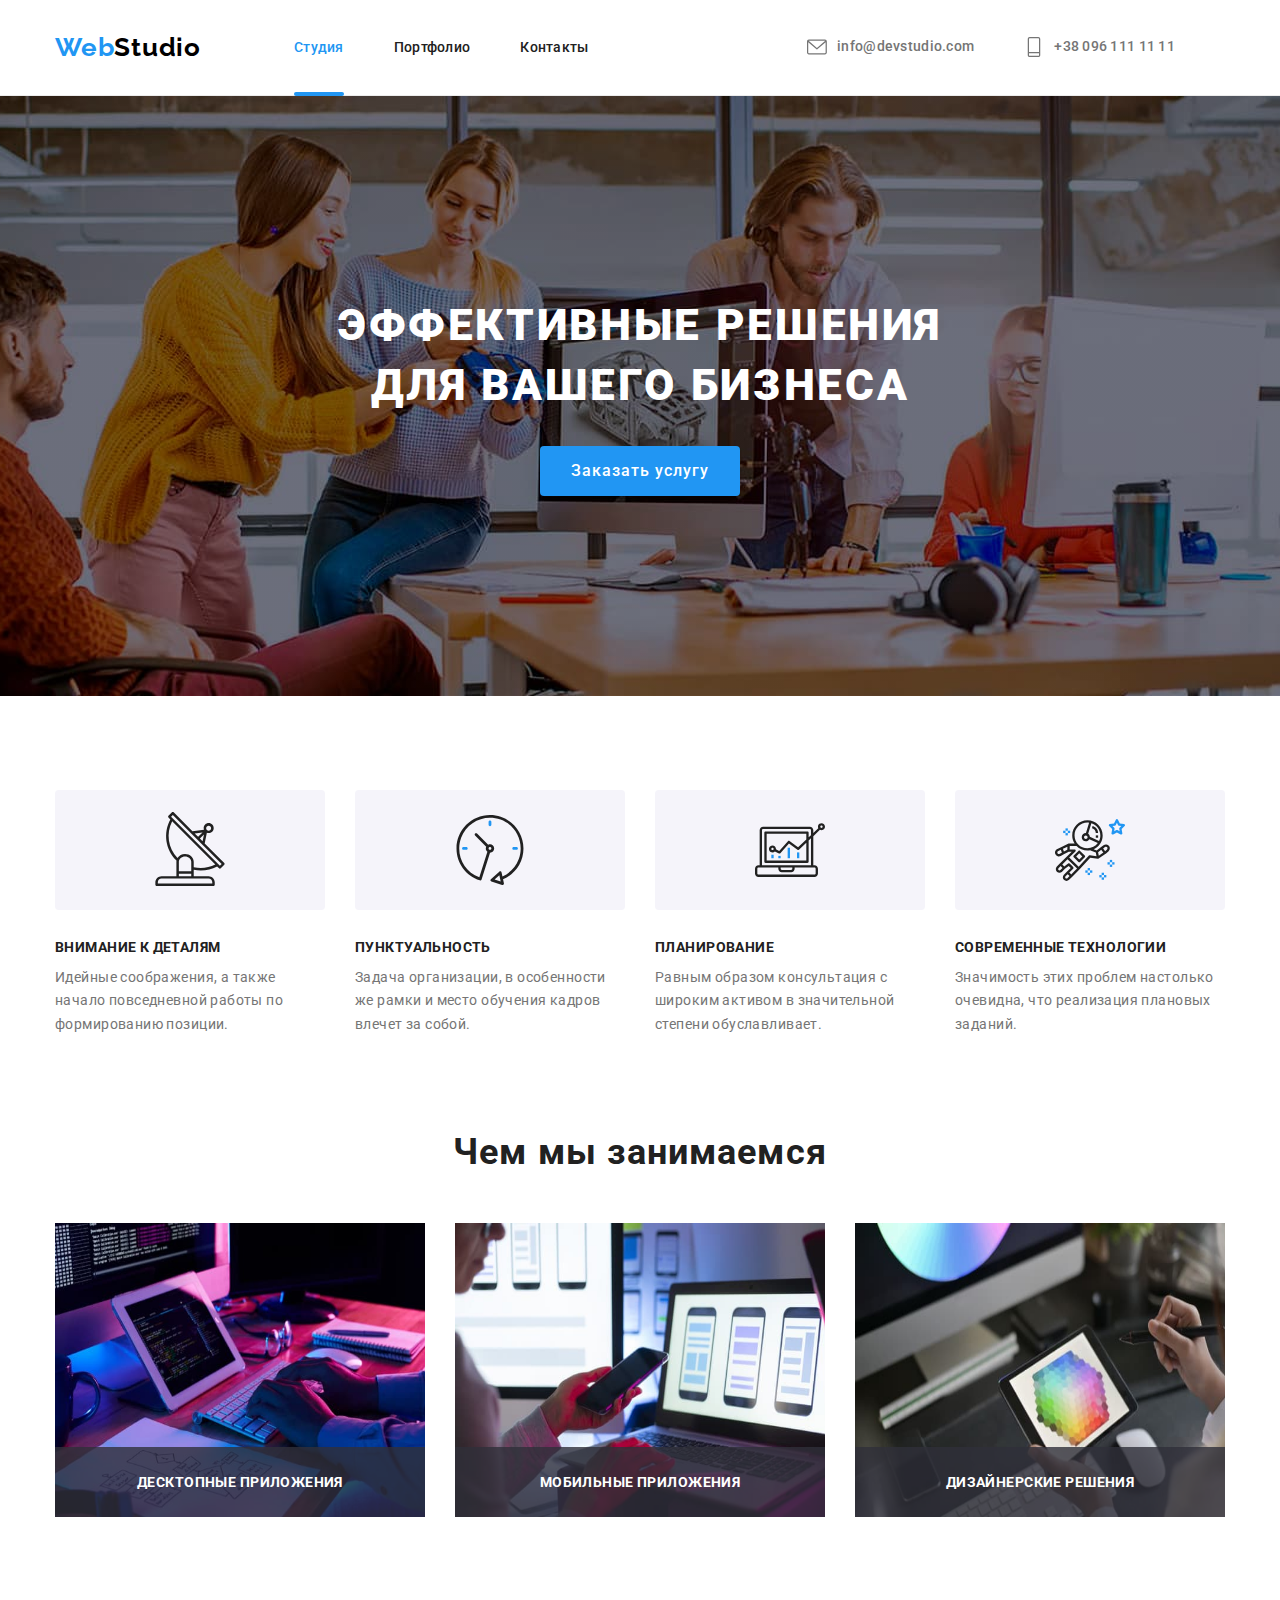
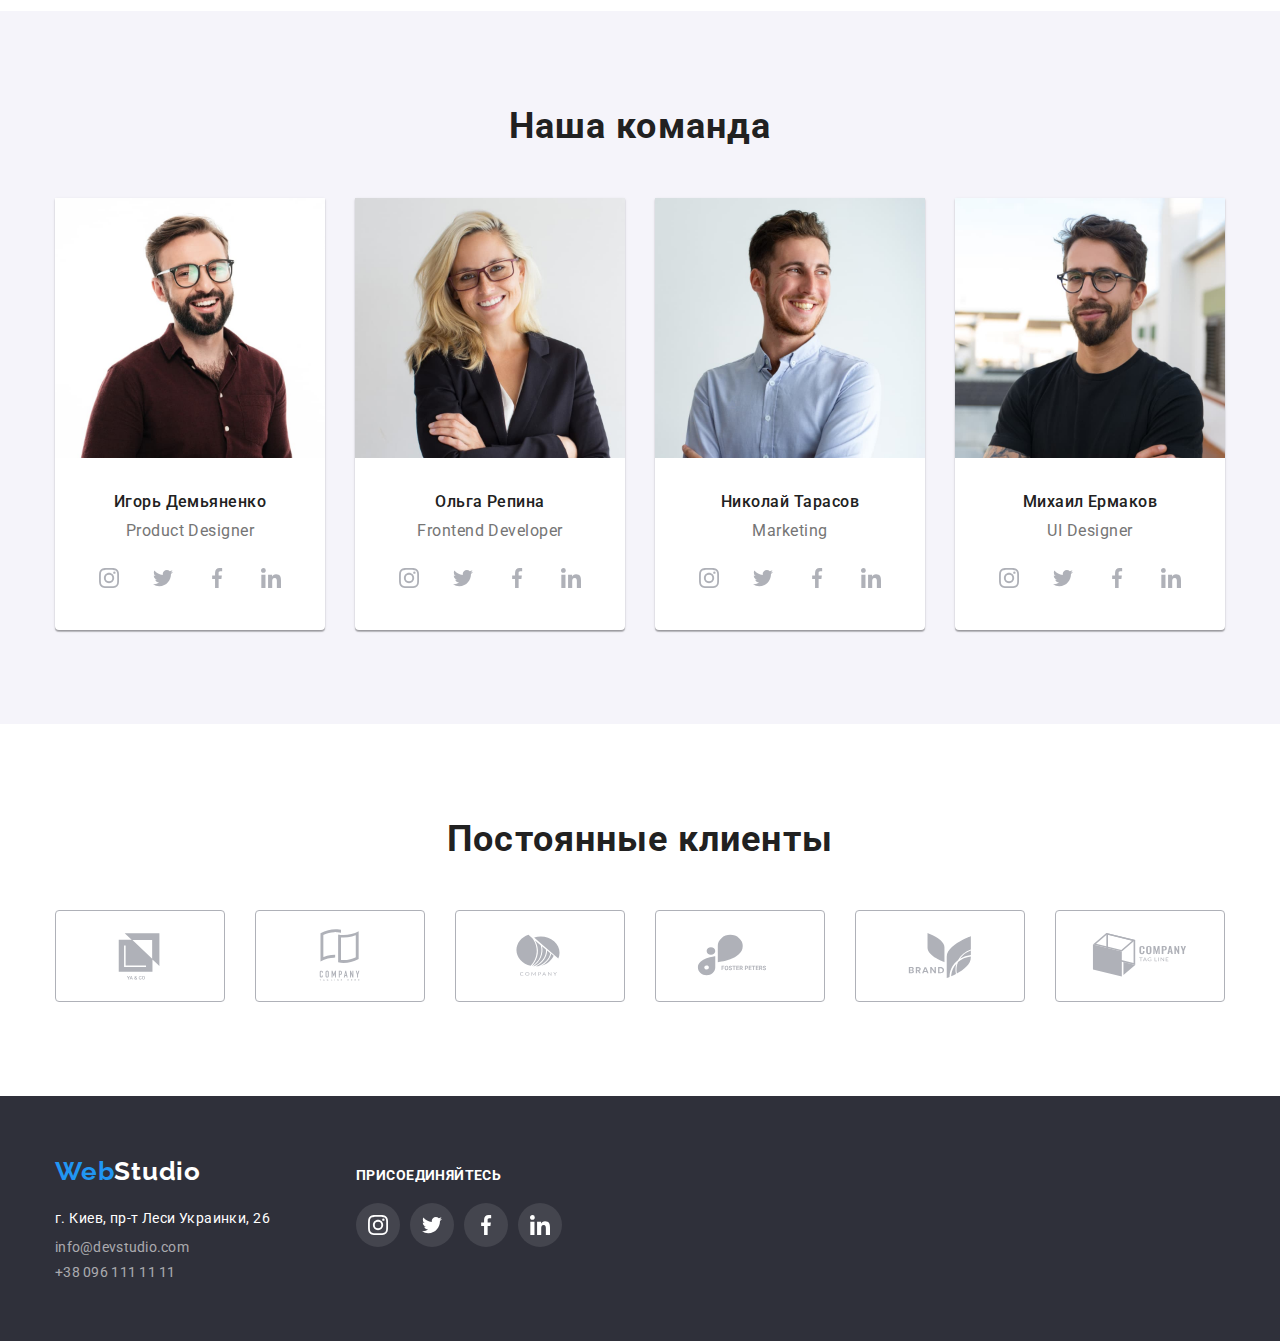
<file: index.html>
<!DOCTYPE html>
<html lang="ru">
  <head>
    <meta charset="UTF-8" />
    <meta http-equiv="X-UA-Compatible" content="IE=edge" />
    <meta name="viewport" content="width=device-width, initial-scale=1.0" />
    <title>Студия</title>
    <link rel="preconnect" href="https://fonts.googleapis.com" />
    <link rel="preconnect" href="https://fonts.gstatic.com" crossorigin />
    <link
      href="https://fonts.googleapis.com/css2?family=Raleway:wght@700&family=Roboto:wght@400;500;700;900&display=swap"
      rel="stylesheet"
    />
    <link
      rel="stylesheet"
      href="https://cdnjs.cloudflare.com/ajax/libs/modern-normalize/1.1.0/modern-normalize.css"
      integrity="sha512-Y0MM+V6ymRKN2zStTqzQ227DWhhp4Mzdo6gnlRnuaNCbc+YN/ZH0sBCLTM4M0oSy9c9VKiCvd4Jk44aCLrNS5Q=="
      crossorigin="anonymous"
      referrerpolicy="no-referrer"
    />
    <link href="./css/styles.css" rel="stylesheet" />
  </head>
  <body>
    <header class="header">
      <div class="container">
      <a class="logo" href="./index.html"
        >Web<span class="header-logo">Studio</span></a
      >
      <nav class="navigation">
        <ul class="references">
          <li class="referent">
            <a class="link" href="./index.html"
              ><span class="active-link">Студия</span></a
            >
          </li>
          <li class="referent">
            <a class="link" href="./portfolio.html">Портфолио</a>
          </li>
          <li class="referent"><a class="link" href="/contact">Контакты</a></li>
        </ul>
      </nav>
      <ul class="contact-list">
          <li class="contact">
            <a class="contact-mail " href="mailto:info@devstudio.com">
              <svg class="contact-icon" width="20px" height="20px"><use href="./images/sprite.svg#icon-envelope"></use></svg>info@devstudio.com</a>
            </a>
          </li>
          <li class="contact">
            <a class="contact-phone " href="tel:+380961111111">
              <svg class="contact-icon" width="20px" height="20px"><use href="./images/sprite.svg#icon-phone"></use></svg>+38 096 111 11 11</a>
            </a>
          </li>
        </ul>
    </div>
    </header>
    <main>
      <section class="hero">
        <div class="container">
        <h1 class="hero-title">Эффективные решения для вашего бизнеса</h1>
        <button class="select-btn" type="button" data-modal-open>Заказать услугу</button>
      </section>
      <section class="properties">
        <div class="container">
        <h2 class="propertie">Возможности</h2>
        <ul class="list">
          <li class="item">
            <h3 class="title">Внимание к деталям</h3>
            <p class="subtitle">
              Идейные соображения, а также начало повседневной работы по
              формированию позиции.
            </p>
          </li>
          <li class="item">
            <h3 class="title">Пунктуальность</h3>
            <p class="subtitle">
              Задача организации, в особенности же рамки и место обучения кадров
              влечет за собой.
            </p>
          </li>
          <li class="item">
            <h3 class="title">Планирование</h3>
            <p class="subtitle">
              Равным образом консультация с широким активом в значительной
              степени обуславливает.
            </p>
          </li>
          <li class="item">
            <h3 class="title">Современные технологии</h3>
            <p class="subtitle">
              Значимость этих проблем настолько очевидна, что реализация
              плановых заданий.
            </p>
          </li>
        </ul>
      </div>
      </section>
      <section class="about-us">
        <div class="container">
        <h2 class="title">Чем мы занимаемся</h2>
        <ul class="card-list">
          <li class="card">
            <img class="works-image"
              src="./images/works/img-1.jpg"
              alt="Комп"
              width="370"
              height="294"
            />
            <div class="work-image-description">
              <P class="work-image-description-text">Десктопные приложения</P>
            </div>
          </li>
          <li class="card">
            <img
              class="works-image"
              src="./images/works/img-2.jpg"
              alt="смарт"
              width="370"
              height="294"
            />
            <div class="work-image-description">
              <P class="work-image-description-text">Мобильные приложения</P>
            </div>
          </li>
          <li class="card">
            <img
              class="works-image"
              src="./images/works/img-3.jpg"
              alt="планшет"
              width="370"
              height="294"
            />
            <div class="work-image-description">
              <P class="work-image-description-text">Дизайнерские решения</P>
            </div>
          </li>
        </ul>
      </div>
    </section>
      <section class="team">
        <div class="container">
        <h2 class="title">Наша команда</h2>
        <ul class="team-cards">
          <li class="card-description">
            <img
              class="team-image"
              src="./images/team/img-1.jpg"
              alt=Igor"
              width="270"
              height="260"
            />
            <div class="content">
            <h3 class="name">Игорь Демьяненко</h3>
            <p class="position"><span lang="en">Product Designer</span></p>
            <ul class="social-list">
            <li class="social-item">
              <a class="social-link link" href="" target="_blank" rel="noopener noreferrer" aria-label="инстаграм иконка">
              <svg class="social-icon" width="20px" height="20px"><use href="./images/sprite.svg#icon-instagram"></use></svg></a>
            </li>
            <li class="social-item">
              <a class="social-link link" href="" target="_blank" rel="noopener noreferrer" aria-label="твиттер иконка">
              <svg class="social-icon" width="20px" height="20px"><use href="./images/sprite.svg#icon-twitter"></use></svg></a>
            </li>
            <li class="social-item">
              <a class="social-link link" href="" target="_blank" rel="noopener noreferrer" aria-label="фейсбук иконка">
              <svg class="social-icon" width="20px" height="20px"><use href="./images/sprite.svg#icon-facebook"></use></svg></a>
            </li>
            <li class="social-item">
              <a class="social-link link" href="" target="_blank" rel="noopener noreferrer" aria-label="линкедин иконка">
              <svg class="social-icon" width="20px" height="20px"><use href="./images/sprite.svg#icon-linkedin"></use></svg></a>
            </li>
          </ul>
          </div>
          </li>
          <li class="card-description">
            <img
              class="team-image"
              src="./images/team/img-2.jpg"
              alt="Olga"
              width="270"
              height="260"
            />
            <div class="content">
            <h3 class="name">Ольга Репина</h3>
            <p class="position"><span lang="en">Frontend Developer</span></p>
          <ul class="social-list">
            <li class="social-item">
              <a class="social-link link" href="" target="_blank" rel="noopener noreferrer" aria-label="инстаграм иконка">
              <svg class="social-icon" width="20px" height="20px"><use href="./images/sprite.svg#icon-instagram"></use></svg></a>
            </li>
            <li class="social-item">
              <a class="social-link link" href="" target="_blank" rel="noopener noreferrer" aria-label="твиттер иконка">
              <svg class="social-icon" width="20px" height="20px"><use href="./images/sprite.svg#icon-twitter"></use></svg></a>
            </li>
            <li class="social-item">
              <a class="social-link link" href="" target="_blank" rel="noopener noreferrer" aria-label="фейсбук иконка">
              <svg class="social-icon" width="20px" height="20px"><use href="./images/sprite.svg#icon-facebook"></use></svg></a>
            </li>
            <li class="social-item">
              <a class="social-link link" href="" target="_blank" rel="noopener noreferrer" aria-label="линкедин иконка">
              <svg class="social-icon" width="20px" height="20px"><use href="./images/sprite.svg#icon-linkedin"></use></svg></a>
            </li>
          </ul>
          </div>
          </li>
          <li class="card-description">
            <img
              class="team-image"
              src="./images/team/img-3.jpg"
              alt="Nick"
              width="270"
              height="260"
            />
            <div class="content">
            <h3 class="name">Николай Тарасов</h3>
            <p class="position"><span lang="en">Marketing</span></p>
              <ul class="social-list">
            <li class="social-item">
              <a class="social-link link" href="" target="_blank" rel="noopener noreferrer" aria-label="инстаграм иконка">
              <svg class="social-icon" width="20px" height="20px"><use href="./images/sprite.svg#icon-instagram"></use></svg></a>
            </li>
            <li class="social-item">
              <a class="social-link link" href="" target="_blank" rel="noopener noreferrer" aria-label="твиттер иконка">
              <svg class="social-icon" width="20px" height="20px"><use href="./images/sprite.svg#icon-twitter"></use></svg></a>
            </li>
            <li class="social-item">
              <a class="social-link link" href="" target="_blank" rel="noopener noreferrer" aria-label="фейсбук иконка">
              <svg class="social-icon" width="20px" height="20px"><use href="./images/sprite.svg#icon-facebook"></use></svg></a>
            </li>
            <li class="social-item">
              <a class="social-link link" href="" target="_blank" rel="noopener noreferrer" aria-label="линкедин иконка">
              <svg class="social-icon" width="20px" height="20px"><use href="./images/sprite.svg#icon-linkedin"></use></svg></a>
            </li>
          </ul>
          </div>
          </li>
          <li class="card-description">
            <img
              class="team-image"
              src="./images/team/img-4.jpg"
              alt="Mike"
              width="270"
              height="260"
            />
            <div class="content">
            <h3 class="name">Михаил Ермаков</h3>
            <p class="position"><span lang="en">UI Designer</span></p>
          <ul class="social-list">
            <li class="social-item">
              <a class="social-link link" href="" target="_blank" rel="noopener noreferrer" aria-label="инстаграм иконка">
              <svg class="social-icon" width="20px" height="20px"><use href="./images/sprite.svg#icon-instagram"></use></svg></a>
            </li>
            <li class="social-item">
              <a class="social-link link" href="" target="_blank" rel="noopener noreferrer" aria-label="твиттер иконка">
              <svg class="social-icon" width="20px" height="20px"><use href="./images/sprite.svg#icon-twitter"></use></svg></a>
            </li>
            <li class="social-item">
              <a class="social-link link" href="" target="_blank" rel="noopener noreferrer" aria-label="фейсбук иконка">
              <svg class="social-icon" width="20px" height="20px"><use href="./images/sprite.svg#icon-facebook"></use></svg></a>
            </li>
            <li class="social-item">
              <a class="social-link link" href="" target="_blank" rel="noopener noreferrer" aria-label="линкедин иконка">
              <svg class="social-icon" width="20px" height="20px"><use href="./images/sprite.svg#icon-linkedin"></use></svg></a>
            </li>
          </ul>
          </div>
          </li>
        </ul>
      </div>
      </section>
      <section class="clients">
        <div class="container">
        <h2 class="title">Постоянные клиенты</h1>
        <ul class="client-list">
          <li class="client-item">
              <a class="client-link link" href="" target="_blank" rel="noopener noreferrer" aria-label="лого клиента 1 иконка">
              <svg class="client-icon" width="106px" height="60px"><use href="./images/sprite.svg#icon-Logo1"></use></svg></a>
            </li>
            <li class="client-item">
              <a class="client-link link" href="" target="_blank" rel="noopener noreferrer" aria-label="лого клиента 2 иконка">
              <svg class="client-icon" width="106px" height="60px"><use href="./images/sprite.svg#icon-Logo2"></use></svg></a>
            </li>
            <li class="client-item">
              <a class="client-link link" href="" target="_blank" rel="noopener noreferrer" aria-label="лого клиента 3 иконка">
              <svg class="client-icon" width="106px" height="60px"><use href="./images/sprite.svg#icon-Logo3"></use></svg></a>
            </li>
            <li class="client-item">
              <a class="client-link link" href="" target="_blank" rel="noopener noreferrer" aria-label="лого клиента 4 иконка">
              <svg class="client-icon" width="106px" height="60px"><use href="./images/sprite.svg#icon-Logo4"></use></svg></a>
            </li>
            <li class="client-item">
              <a class="client-link link" href="" target="_blank" rel="noopener noreferrer" aria-label="лого клиента 5 иконка">
              <svg class="client-icon" width="106px" height="60px"><use href="./images/sprite.svg#icon-Logo5"></use></svg></a>
            </li>
            <li class="client-item">
              <a class="client-link link" href="" target="_blank" rel="noopener noreferrer" aria-label="лого клиента 6 иконка">
              <svg class="client-icon" width="106px" height="60px"><use href="./images/sprite.svg#icon-Logo6"></use></svg></a>
            </li>
         </ul>
         </div>
      </section>
    </main>
     <footer class="footer">
    <div class="container">
    <div class="find-us">
      <div class="find">
      <a class="logo" href="/">Web<span class="footer-logo">Studio</span></a>  
      <ul class="conact-list">
        <li class="contact">
          <address class="post">г. Киев, пр-т Леси Украинки, 26</address>
        </li>
        <li class="contact">
          <a class="contact-mail" href="mailto:info@devstudio.com">info@devstudio.com</a>
        </li>
        <li class="contact">
          <a class="contact-phone" href="tel:+380961111111">+38 096 111 11 11</a>
        </li>
      </ul>
    </div>
    <div class="social">
      <h2 class="title">Присоединяйтесь</h2>
      <ul class="social-list">
            <li class="social-item">
              <a class="social-link link" href="" target="_blank" rel="noopener noreferrer" aria-label="инстаграм иконка">
              <svg class="social-icon" width="20px" height="20px"><use href="./images/sprite.svg#icon-instagram"></use></svg></a>
            </li>
            <li class="social-item">
              <a class="social-link link" href="" target="_blank" rel="noopener noreferrer" aria-label="твиттер иконка">
              <svg class="social-icon" width="20px" height="20px"><use href="./images/sprite.svg#icon-twitter"></use></svg></a>
            </li>
            <li class="social-item">
              <a class="social-link link" href="" target="_blank" rel="noopener noreferrer" aria-label="фейсбук иконка">
              <svg class="social-icon" width="20px" height="20px"><use href="./images/sprite.svg#icon-facebook"></use></svg></a>
            </li>
            <li class="social-item">
              <a class="social-link link" href="" target="_blank" rel="noopener noreferrer" aria-label="линкедин иконка">
              <svg class="social-icon" width="20px" height="20px"><use href="./images/sprite.svg#icon-linkedin"></use></svg></a>
            </li>
          </ul>
          </div>
    </div>
    </div>
  </footer>
  <div class="backdrop is-hidden" data-modal>
    <div class="modal">
      <button class="close" type="button" data-modal-close></button>
    </div>
  </div>
  <script src="./js/modal.js"></script>
  </body>
</html>
</file>
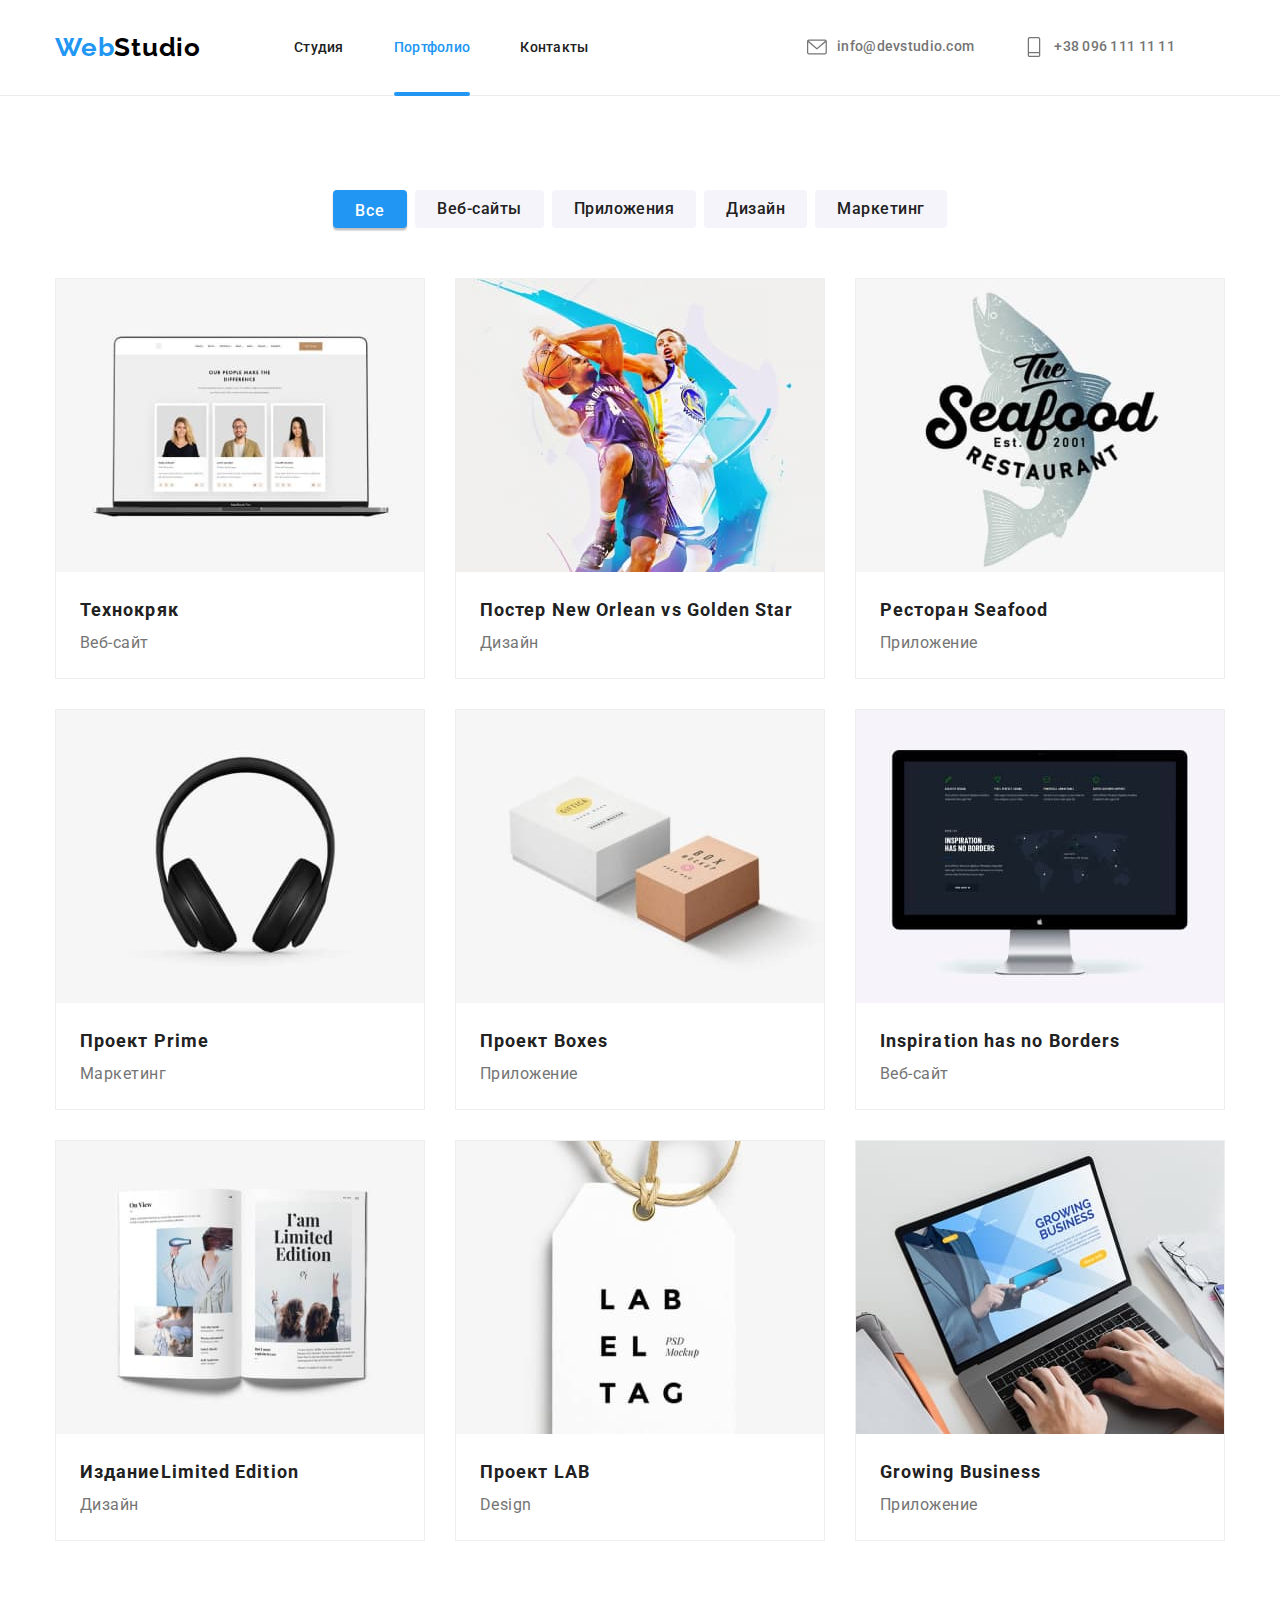
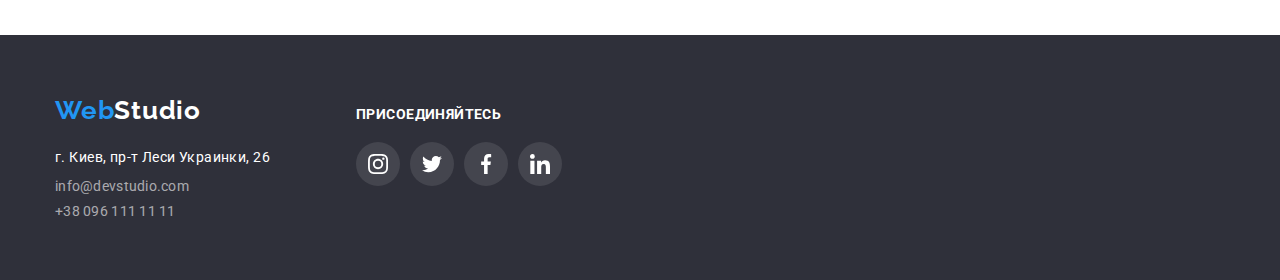
<file: portfolio.html>
<!DOCTYPE html>
<html lang="en">
  <head>
    <meta charset="UTF-8" />
    <meta http-equiv="X-UA-Compatible" content="IE=edge" />
    <meta name="viewport" content="width=device-width, initial-scale=1.0" />
    <title>Portfolio</title>
   <link rel="preconnect" href="https://fonts.googleapis.com">
   <link rel="preconnect" href="https://fonts.gstatic.com" crossorigin>
   <link href="https://fonts.googleapis.com/css2?family=Raleway:wght@700&family=Roboto:wght@400;500;700;900&display=swap" rel="stylesheet"/>
    <link rel="stylesheet" href="https://cdnjs.cloudflare.com/ajax/libs/modern-normalize/1.1.0/modern-normalize.css" integrity="sha512-Y0MM+V6ymRKN2zStTqzQ227DWhhp4Mzdo6gnlRnuaNCbc+YN/ZH0sBCLTM4M0oSy9c9VKiCvd4Jk44aCLrNS5Q==" crossorigin="anonymous" referrerpolicy="no-referrer" />
    <link href="./css/styles.css" rel="stylesheet">
</head>
  <body>
    <header class="header">
    <div class="container">
      <a class="logo" href="./index.html">Web<span class="header-logo">Studio</span></a>
      <nav class="navigation">
        <ul class="references">
          <li class="referent"><a class="link" href="./index.html">Студия</a></li>
          <li class="referent">
            <a class="link" href="./portfolio.html"><span class="active-link">Портфолио</span></a>
          </li>
          <li class="referent"><a class="link" href="/contact">Контакты</a></li>
        </ul> 
      </nav>
        <ul class="contact-list">
          <li class="contact">
            <a class="contact-mail " href="mailto:info@devstudio.com">
              <svg class="contact-icon" width="20px" height="20px"><use href="./images/sprite.svg#icon-envelope"></use></svg>info@devstudio.com</a>
            </a>
          </li>
          <li class="contact">
            <a class="contact-phone " href="tel:+380961111111">
              <svg class="contact-icon" width="20px" height="20px"><use href="./images/sprite.svg#icon-phone"></use></svg>+38 096 111 11 11</a>
            </a>
          </li>
        </ul>
    </div>
    </header>
    <main>
      <section class="works">
      <div class="container">
        <h2 class="title">работы</h2>
         <ul class="button">
            <li class="button-section"><button class="select-btn" type="button">Все</button></li>
            <li class="button-section"><button class="btn" type="button">Веб-сайты</button></li>
            <li class="button-section"><button class="btn" type="button">Приложения</button></li>
            <li class="button-section"><button class="btn" type="button">Дизайн</button></li>
            <li class="button-section"><button class="btn" type="button">Маркетинг</button></li>
         </ul>
        <ul class="works-cards">
          <li class="works-card-description">
            <div class="overflow">
            <img
              class="work-image"
              src="./images/portfolio/lhimg.jpg"
              alt="планшет"
              width="370"
              height="294"
            />
            <div class="work-image-bg">
              <p class="work-image-bg-uppertext">
                Ресурс предлагает комплексные предложения с разным уровнем функционала и сервисов. Все это позволит посетителю получить исчерпывающие сведения о компании или частном лице.
              </p>
            </div>
            </div>
            <div class="text">
              <h3 class="work">Технокряк</h3>
            <p class="work-sub"> Веб-сайт</p>
          </div>
          </li>
          <li class="works-card-description">
            <div class="overflow">
              <img
              class="work-image"
              src="./images/portfolio/chimg.jpg"
              alt="планшет"
              width="370"
              height="294"
            />
            <div class="work-image-bg">
              <p class="work-image-bg-uppertext">
                Ресурс предлагает комплексные предложения с разным уровнем функционала и сервисов. Все это позволит посетителю получить исчерпывающие сведения о компании или частном лице.
              </p>
            </div>
            </div>
            <div class="text">
              <h3 class="work">Постер <span lang="en">New Orlean vs Golden Star</span></h3>
              <p class="work-sub">Дизайн</p>
            </div>
          </li>
          <li class="works-card-description">
            <div class="overflow">
              <img
              class="work-image"
              src="./images/portfolio/rhimg.jpg"
              alt="планшет"
              width="370"
              height="294"
            />
            <div class="work-image-bg">
              <p class="work-image-bg-uppertext">
                Ресурс предлагает комплексные предложения с разным уровнем функционала и сервисов. Все это позволит посетителю получить исчерпывающие сведения о компании или частном лице.
              </p>
            </div>
          </div>
            <div class="text">
            <h3 class="work">Ресторан Seafood</span></h3>
            <p class="work-sub">Приложение</p>
            </div>
          </li>
          <li class="works-card-description">
            <div class="overflow">
            <img
              class="work-image"
              src="./images/portfolio/lcimg.jpg"
              alt="планшет"
              width="370"
              height="294"
            />
            <div class="work-image-bg">
              <p class="work-image-bg-uppertext">
                Ресурс предлагает комплексные предложения с разным уровнем функционала и сервисов. Все это позволит посетителю получить исчерпывающие сведения о компании или частном лице.
              </p>
            </div>
          </div>
            <div class="text">
            <h3 class="work">Проект <span lang="en">Prime</span></h3>
            <p class="work-sub">Маркетинг</p>
            </div>
          </li>
          <li class="works-card-description">
            <div class="overflow">
            <img
              class="work-image"
              src="./images/portfolio/ccimg.jpg"
              alt="планшет"
              width="370"
              height="294"
            />
            <div class="work-image-bg">
              <p class="work-image-bg-uppertext">
                Ресурс предлагает комплексные предложения с разным уровнем функционала и сервисов. Все это позволит посетителю получить исчерпывающие сведения о компании или частном лице.
              </p>
            </div>
          </div>
            <div class="text">
            <h3 class="work">Проект <span lang="en">Boxes</span></h3>
            <p class="work-sub">Приложение</p>
          </div>
          </li>
          <li class="works-card-description">
            <div class="overflow">
            <img
              class="work-image"
              src="./images/portfolio/rcimg.jpg"
              alt="планшет"
              width="370"
              height="294"
            />
            <div class="work-image-bg">
              <p class="work-image-bg-uppertext">
                Ресурс предлагает комплексные предложения с разным уровнем функционала и сервисов. Все это позволит посетителю получить исчерпывающие сведения о компании или частном лице.
              </p>
            </div>
          </div>
            <div class="text">
            <h3 class="work"><span lang="en">Inspiration has no Borders</span></h3>
            <p class="work-sub">Веб-сайт</p>
          </div>
          </li>
          <li class="works-card-description">
            <div class="overflow">
            <img
              class="work-image"
              src="./images/portfolio/ldimg.jpg"
              alt="планшет"
              width="370"
              height="294"
            />
            <div class="work-image-bg">
              <p class="work-image-bg-uppertext">
                Ресурс предлагает комплексные предложения с разным уровнем функционала и сервисов. Все это позволит посетителю получить исчерпывающие сведения о компании или частном лице.
              </p>
            </div>
          </div>
            <div class="text">
            <h3 class="work">Издание<span lang="en">Limited Edition</span></h3>
            <p class="work-sub">Дизайн</p>
          </div>
          </li>
          <li class="works-card-description">
              <div class="overflow">
            <img
              class="work-image"
              src="./images/portfolio/cdimg.jpg"
              alt="планшет"
              width="370"
              height="294"
            />
            <div class="work-image-bg">
              <p class="work-image-bg-uppertext">
                Ресурс предлагает комплексные предложения с разным уровнем функционала и сервисов. Все это позволит посетителю получить исчерпывающие сведения о компании или частном лице.
              </p>
            </div>
          </div>
            <div class="text">
            <h3 class="work">Проект <span lang="en">LAB</span></h3>
            <p class="work-sub">Design</p>
          </div>
          </li>
          <li class="works-card-description">
            <div class="overflow">
            <img
              class="work-image"
              src="./images/portfolio/rdimg.jpg"
              alt="планшет"
              width="370"
              height="294"
            />
            <div class="work-image-bg">
              <p class="work-image-bg-uppertext">
                Ресурс предлагает комплексные предложения с разным уровнем функционала и сервисов. Все это позволит посетителю получить исчерпывающие сведения о компании или частном лице.
              </p>
            </div>
          </div>
            <div class="text">
            <h3 class="work"><span lang="en">Growing Business</span></h3>
            <p class="work-sub">Приложение</p>
          </div>
          </li>
        </ul>
      </div>
      </section>
    </main>
    <footer class="footer">
    <div class="container">
    <div class="find-us">
      <div class="find">
      <a class="logo" href="/">Web<span class="footer-logo">Studio</span></a>  
      <ul class="conact-list">
        <li class="contact">
          <address class="post">г. Киев, пр-т Леси Украинки, 26</address>
        </li>
        <li class="contact">
          <a class="contact-mail" href="mailto:info@devstudio.com">info@devstudio.com</a>
        </li>
        <li class="contact">
          <a class="contact-phone" href="tel:+380961111111">+38 096 111 11 11</a>
        </li>
      </ul>
    </div>
    <div class="social">
      <h2 class="title">Присоединяйтесь</h2>
      <ul class="social-list">
            <li class="social-item">
              <a class="social-link link" href="" target="_blank" rel="noopener noreferrer" aria-label="инстаграм иконка">
              <svg class="social-icon" width="20px" height="20px"><use href="./images/sprite.svg#icon-instagram"></use></svg></a>
            </li>
            <li class="social-item">
              <a class="social-link link" href="" target="_blank" rel="noopener noreferrer" aria-label="твиттер иконка">
              <svg class="social-icon" width="20px" height="20px"><use href="./images/sprite.svg#icon-twitter"></use></svg></a>
            </li>
            <li class="social-item">
              <a class="social-link link" href="" target="_blank" rel="noopener noreferrer" aria-label="фейсбук иконка">
              <svg class="social-icon" width="20px" height="20px"><use href="./images/sprite.svg#icon-facebook"></use></svg></a>
            </li>
            <li class="social-item">
              <a class="social-link link" href="" target="_blank" rel="noopener noreferrer" aria-label="линкедин иконка">
              <svg class="social-icon" width="20px" height="20px"><use href="./images/sprite.svg#icon-linkedin"></use></svg></a>
            </li>
          </ul>
          </div>
    </div>
    </div>
  </footer>
  </body>
</html>
</file>
<file: css/styles.css>
:root {
    --main-text: 'roboto';
    --logo-text: 'Raleway';
    --brand-color: #2196F3;
    --main-text-color: #757575;
    --title-color: #212121;
    --fuller-color: #2F303A;
}
body {
    font-family: var(--main-text);
    font-style: normal;
    font-weight: 500;
}
ul {
    padding-inline-start: 0px;
    margin: 0;
}
li {
    margin: 0px;
    list-style-type: none;
  }
p {
    margin: 0px;
}
h1, h2, h3 {
    margin: 0px;
}

.container {
    margin: 0px auto;
    padding-left: 15px;
    padding-right: 15px;
    width: 1200px
}    
.header {
    padding-top: 32px;
    padding-bottom: 32px;
    border-bottom: #ececec 1px solid;
    }   
.header>.container {
    display: flex;
    align-items: center;
    }
.logo {
    font-family: var(--logo-text);
    font-weight: 700;
    font-size: 26px;
    line-height: 1.19; 
    letter-spacing: 0.03em;
    text-decoration: none;
    color: var(--brand-color);
    margin-right: 93px;
}
 .header-logo {
     color: black;
 }
.references{
    display: flex;
    align-items: center;
    justify-content: left;
}
.header .link {
    font-size: 14px;
    line-height: 1.14;
    letter-spacing: 0.02em;
    text-decoration: none;
    color: var(--title-color);
    margin-right: 50px;
    position: relative;
    padding-bottom: 28px;
    transition: color 250ms cubic-bezier(0.4, 0, 0.2, 1);
}
.header .link::after {
    Display: flex;
    content: "";
    height: 4px;
    width: 100%;
    background: #2196F3;
    border-radius: 2px;
    position: absolute;
    top: 53px;
    opacity: 0;
    transition: opacity 250ms cubic-bezier(0.4, 0, 0.2, 1);
}

.header .active-link {
    color: #2196F3;
    position: relative
}
.header .active-link::after {
    Display: flex;
    content: "";
    height: 4px;
    width: 100%;
    background: #2196F3;
    border-radius: 2px;
    position: absolute;
    top: 53px;
}

.header .link:hover, .header .link:focus{
    color: var(--brand-color);
    cursor: pointer;
}
.header .link:hover:after, .header .link:focus:after{
       opacity: 1;
}
.contact-list {
    display: flex;
margin-left: auto;
align-items: center;
}
.contact-mail, .contact-phone {
    display: flex;
    align-items: center;
    font-size: 14px;
    line-height: 1.14;
    letter-spacing: 0.02em;
    text-decoration: none;
    color: var(--main-text-color);
    margin-right: 50px;
    transition: color 250ms cubic-bezier(0.4, 0, 0.2, 1);
}
    
.contact-icon {
    fill: currentColor;
    margin-right: 10px;
}
.contact-mail:hover, .contact-mail:focus, .contact-phone:hover, .contact-phone:focus {
    color: var(--brand-color);
    cursor: pointer;
    }
    
.hero { 
    background-image: linear-gradient(to bottom, rgba(0, 0, 0, 0.2), rgba(0, 0, 0, 0.2)), url(../images/bg/bgImg.jpg);
    background-repeat: no-repeat;
    background-position: center;
    background-size: 1600px cover;
    padding-top: 200px;
    padding-bottom: 200px;
}

.hero-title {
    width: 696px;
    font-weight: 900;
    font-size: 44px;
    line-height: 1.36;
    text-align: center;
    letter-spacing: 0.06em;
    text-transform: uppercase;
    color: #FFFFFF;
    margin-bottom: 30px;
    margin-left: auto;
    margin-right: auto;
}

.properties {
    padding-top: 94px;
    padding-bottom: 94px;
}
.list {
    display: flex;
    justify-content: space-around;
    align-items: center;
}
.list>.item {
    margin-right: 30px;
    width: 270px;
}

.list>.item::before {
    content: "";
    display: block;
    height: 120px;
    background-color: #F5F4FA;
    background-repeat: no-repeat;
    background-position: center;
    background-size: 70px;
    border-radius: 4px;
    margin-bottom: 30px;
    }
.list>.item:nth-child(1)::before{
    background-image: url(../images/ico/antenna.svg);
}
.list>.item:nth-child(2)::before {
    background-image: url(../images/ico/clock\ 1.svg);
}
.list>.item:nth-child(3)::before {
    background-image: url(../images/ico/diagram\ 1.svg);
}
.list>.item:nth-child(4)::before {
    background-image: url(../images/ico/astronaut\ 1.svg);
}

.list>.item:last-child {
    margin-right: 0px;
}
.propertie {
    position: absolute;
    white-space: nowrap;
    width: 1px;
    height: 1px;
    overflow: hidden;
    border: 0;
    padding: 0;
    clip: rect(0 0 0 0);
    clip-path: inset(50%);
    margin: -1px;
}
.item .title {
    font-weight: 700;
    font-size: 14px;
    line-height: 1.14;
    letter-spacing: 0.03em;
    text-transform: uppercase;
    color: var(--title-color);
    margin-bottom: 10px;
}
.subtitle {
    font-weight: 400;
    font-size: 14px;
    line-height: 1.71;
    letter-spacing: 0.03em;
    color: var(--main-text-color);
}
.about-us{
    padding-bottom: 94px;
}

.about-us .title, .team .title {
    font-weight: 700;
    font-size: 36px;
    line-height: 1.17;
    text-align: center;
    letter-spacing: 0.03em;
    color: var(--title-color);
    margin-bottom: 50px;
}
.card-list {    
    display: flex;
    justify-content: space-between;
    align-items: center;
}

.card {
    margin-right: 30px;
    position: relative;
    width: 370px;
    height: 294px;
       }
.card:last-child {
    margin-right: 0px;
}
.works-image {  
}
    

.work-image-description {
    position: absolute;
    display: flex;
    bottom: 0px;
    width: 370px;
    height: 70px;
    align-items: center;
    justify-content: center;
    background-color: rgba(47, 48, 58, 0.8);
}
.work-image-description-text {
    font-family: 'Roboto';
    font-style: normal;
    font-weight: 700;
    font-size: 14px;
    line-height: 16px;
    text-align: center;
    letter-spacing: 0.03em;
    text-transform: uppercase;
    color: #FFFFFF;
}
.team {
padding-top: 94px;
padding-bottom: 94px;  
background-color: #F5F4FA;
}

.team-cards {
    display: flex;
    justify-content: space-around;
    align-items: center;
    padding-inline-start: 0px;
}

.card-description {
    margin-right: 30px;
    background-color: #FFFFFF;
    box-shadow: 0px 1px 3px rgba(0, 0, 0, 0.12), 0px 1px 1px rgba(0, 0, 0, 0.14), 0px 2px 1px rgba(0, 0, 0, 0.2);
    border-radius: 0px 0px 4px 4px;
    
}
.social-list {
    display: flex;
    align-items: center;
    justify-content: space-between;
    padding-top: 16px;
    padding-left: 32px;
    padding-right: 32px;
}
.social-link  {
    display: flex;
    align-items: center;
    justify-content: center;
    width: 44px;
    height: 44px;
    border-radius: 50%;
    background-color: #fff;
    margin-right: 10px;
    transition: background-color 250ms cubic-bezier(0.4, 0, 0.2, 1);
}
.social-link:last-child {
    margin-right: 0px;
}
.social-icon {
    fill: #AFB1B8;
    transition: fill 250ms cubic-bezier(0.4, 0, 0.2, 1);
}

.social-link:hover .social-icon, .social-link:focus .social-icon {
    fill: #FFFFFF;
    }
.social-link:hover, .social-link:focus {
    background-color: var(--brand-color);
}

.card-description:last-child {
    margin-right: 0px;
}
.team-image {}

.name {
    font-size: 16px;
    line-height: 1.19;
    text-align: center;
    letter-spacing: 0.03em;
    color: var(--title-color);
    font-weight: 500;
    margin-bottom: 10px;
}
.position {
    font-weight: 400;
    font-size: 16px;
    line-height: 1.19;
    text-align: center;
    letter-spacing: 0.03em;
    color: var(--main-text-color);
}
.content {
    padding-top: 30px;
    padding-bottom: 30px;
}
.clients {
    padding-top: 94px;
    padding-bottom: 94px; 
}
.clients .title {
    text-align: center;
    color: #212121;
    font-family: 'Roboto';
    font-style: normal;
    font-weight: 700;        
    font-size: 36px;
    line-height: 42px;
    letter-spacing: 0.03em;
    margin-bottom: 50px;
}
.client-list {
display: flex;
align-items: center;
justify-content: space-between;
}
.client-item {
    margin-right: 30px;
}
.client-item:last-child {
    margin-right: 0px;
}

.client-link {
    display: flex;
    align-items: center;
    justify-content: center;
    width: 170px;
    height: 92px;
    background-color: #fff;
    border: 1px solid #AFB1B8;
    border-radius: 4px;
    transition: border 250ms cubic-bezier(0.4, 0, 0.2, 1);
}
.client-icon {
    fill: #AFB1B8;
    transition: fill 250ms cubic-bezier(0.4, 0, 0.2, 1);
}
.client-link:hover .client-icon,
.client-link:focus .client-icon {
    fill: var(--brand-color);
}

.client-link:hover,
.client-link:focus {
    border: 1px solid var(--brand-color);
}
.footer {
    display: block;
    background: var(--fuller-color);
    font-weight: 400;
    padding-top: 60px;
    padding-bottom: 60px;
}
 
.footer .logo {
    display: block;
    margin-bottom: 20px;
}

.footer-logo {
    color: white;
}

.footer .contact-list {
padding-top: 20px;
}
.footer .contact-mail, .footer .contact-phone {
    color: rgba(255, 255, 255, 0.6);
    transition: color 250ms cubic-bezier(0.4, 0, 0.2, 1);
    
}
.footer .contact {
    margin-bottom: 9px;
}
.footer .contact:last-child {
    margin-bottom: 0px;
}
.footer .contact-mail:hover,
.footer .contact-mail:focus,
.footer .contact-phone:hover,
.footer .contact-phone:focus
    {
    color: var(--brand-color);
    cursor: pointer;
    }
.post {
    font-style: normal;
    font-weight: 400;
    font-size: 14px;
    line-height: 1.71;
    letter-spacing: 0.03em;
    color: #FFFFFF;
    margin-bottom: 9px;
}
.find-us {
    display: flex;
    align-items: baseline;
}
.find {
    width: 231px;
    margin-right: 70px;
}
.social {
    width: 206px;
}
.social .social-list{
    padding: 0px;
}
.social .title {
    font-family: 'Roboto';
    font-style: normal;
    font-weight: 700;
    font-size: 14px;
    line-height: 16px;
    letter-spacing: 0.03em;
    text-transform: uppercase;
    color: #FFFFFF;
    margin-bottom: 20px;
    }
.social .social-link {
    background-color: rgba(255, 255, 255, 0.1);
}
.social .social-icon{
    fill: #fff;
}
.social .social-link:hover, .social .social-link:focus {
    background-color: var(--brand-color);
}
.works {
    padding-top: 94px;
    padding-bottom: 94px;
}
.works .title {
    position: absolute;
    white-space: nowrap;
    width: 1px;
    height: 1px;
    overflow: hidden;
    border: 0;
    padding: 0;
    clip: rect(0 0 0 0);
    clip-path: inset(50%);
    margin: -1px;
}
.button{
   display: flex;
   justify-content: center;
   align-items: center;
   margin-top: 0px;
   margin-bottom: 50px;
}
.button-section{
    margin-right: 8px; 
}
.button-section:last-child {
    margin-right: 0;
}
.btn {
    background-color: #F5F4FA;
    border-radius: 4px;
    font-size: 16px;
    line-height: 1.62;
    text-align: center;
    letter-spacing: 0.03em;
    color: var(--title-color);
    border: 0;
    cursor: pointer;
    font-weight: 500;
    height: 38px;
    padding: 6px 22px;
    transition: color 250ms cubic-bezier(0.4, 0, 0.2, 1),
    background-color 250ms cubic-bezier(0.4, 0, 0.2, 1), box-shadow 250ms cubic-bezier(0.4, 0, 0.2, 1);
}
.select-btn {
    background: var(--brand-color);
    border-radius: 4px;
    font-weight: 500;
    font-size: 16px;
    line-height: 1.88;
    text-align: center;
    letter-spacing: 0.06em;
    color: #FFFFFF;
    cursor: pointer;
    border: 0;
    height: 38px;
    padding: 6px 22px;
    box-shadow: 0px 3px 1px rgba(0, 0, 0, 0.1), 0px 1px 2px rgba(0, 0, 0, 0.08), 0px 2px 2px rgba(0, 0, 0, 0.12);
}
.hero .select-btn {
    display: block;
    margin-left: auto;
    margin-right: auto;
    height: 50px;
    width: 200px;
}
.btn:hover, .btn:focus {
    background: var(--brand-color);
    color: white;
    box-shadow: 0px 3px 1px rgba(0, 0, 0, 0.1), 0px 1px 2px rgba(0, 0, 0, 0.08), 0px 2px 2px rgba(0, 0, 0, 0.12);
}
.works-cards {
  display: flex;  
  flex-wrap: wrap;
  margin-top: 0px;
  margin-bottom: 0px;
  justify-content: space-between;
  align-items: center;
}

.works-card-description {
    display: flex;
    flex-wrap: wrap;
    list-style-type: none;
    margin-right: 30px;
    margin-bottom: 30px;
    width: 370px;
    background: #FFFFFF;
    border: 1px solid #EEEEEE;
}
.works-card-description:hover, .works-card-description:focus {
    box-shadow: 0px 1px 1px rgba(0, 0, 0, 0.12), 0px 4px 4px rgba(0, 0, 0, 0.06), 1px 4px 6px rgba(0, 0, 0, 0.16);
}
.works-card-description:hover .work-image-bg, .works-card-description:focus .work-image-bg{
transform: translatex(0)
}
.works-card-description:nth-of-type(3n+1) {
    margin-left: 0;
  }
  
  .works-card-description:nth-of-type(3n) {
    margin-right: 0;
  }
  
  .works-card-description:nth-last-of-type(-n+3) {
    margin-bottom: 0;
  }
.works-card-description .name, .works-card-description .position {
    text-align:left;
}
.work-image {
    }
.overflow {
    width: 370px;
    height: 293px;
    position: relative;
    overflow: hidden;
}
.work-image-bg {
    display: flex;
    padding: 63px 24px;
    justify-content: center;
    align-items: center;
    width: 370px;
    height: 294px;
    background-color: rgba(33, 150, 243, 0.9);
    position: absolute;
    top: 0;
    left: 0;
    transform: translatey(100%);
    transition: transform 250ms cubic-bezier(0.4, 0, 0.2, 1);
}
.work-image-bg-uppertext {
font-family: 'Roboto';
font-style: normal;
font-weight: 400;
font-size: 18px;
line-height: 156%;
letter-spacing: 0.03em;
color: #FFFFFF;
}

.work {
font-family:  var(--main-text);
font-style: normal;
font-weight: 700;
font-size: 18px;
line-height: 36px;
letter-spacing: 0.06em;
color: var(--title-color);
}

.work-sub {
font-family: 'Roboto';
font-style: normal;
font-weight: 400;
font-size: 16px;
line-height: 30px;
letter-spacing: 0.03em;    
color: #757575;
}
.text {
    padding: 20px 24px;
}
.backdrop {
    position: fixed;
    top: 0;
    right: 0;
    left: 0;
    bottom: 0;
    background-color: rgba(0, 0, 0, 0.2);
}
.backdrop.is-hidden {
    opacity: 0;
    pointer-events: none;
}
.modal {
    position: absolute;
    top: 50%;
    left: 50%;
    transform: translate(-50%, -50%);
    height: 581px;
    width: 528px;
    background-color: #fff;
    position: relative;
   }
   .close {
    border-radius: 50%;
    background: #FFFFFF;
    border: 1px solid rgba(0, 0, 0, 0.1);
    position: absolute;
    width: 30px;
    height: 30px;
    top: 8px;
    right: 8px;
    background-image: url(../images/ico/close-black.svg);
    background-size: 18px;
    background-repeat: no-repeat;
    background-position: center;
   }
</file>
